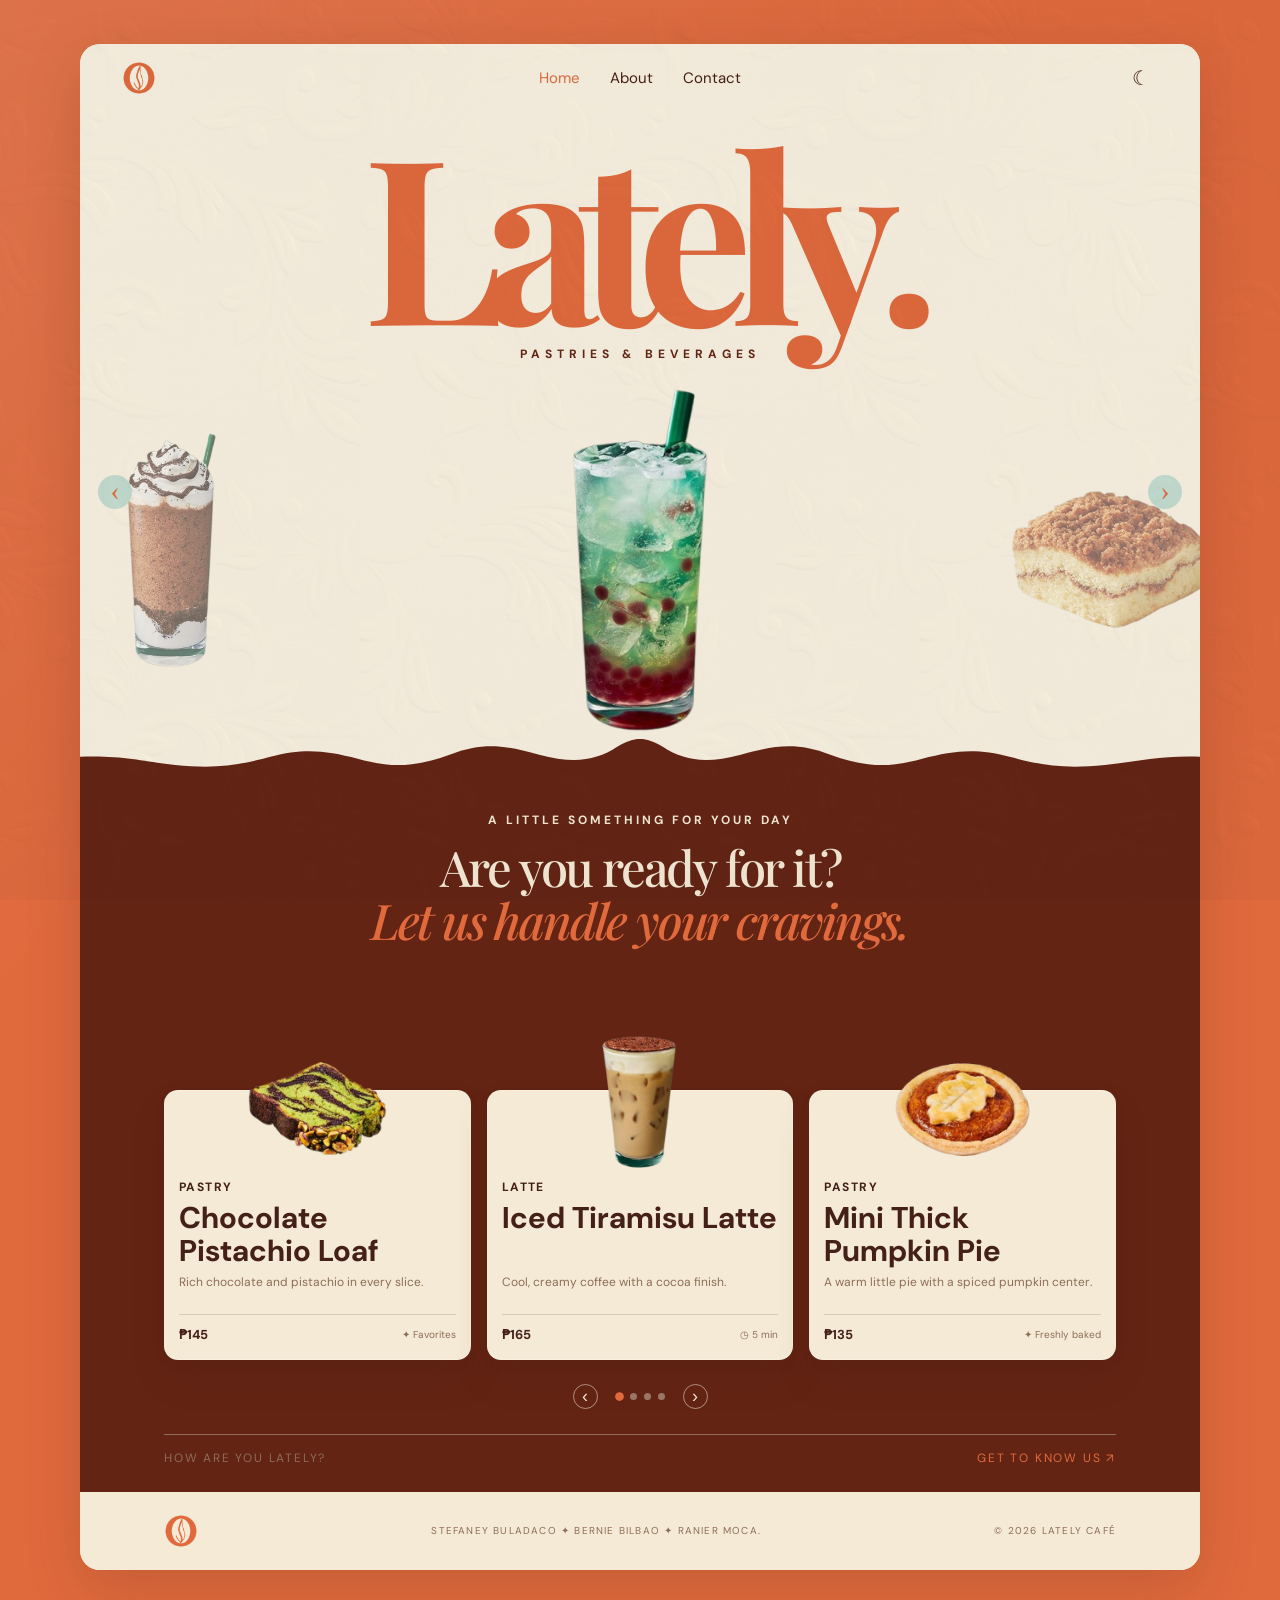
<file: index.html>
<!doctype html>
<html lang="en">
  <head>
    <meta charset="UTF-8" />
    <meta name="viewport" content="width=device-width, initial-scale=1.0" />
    <meta
      name="description"
      content="Lately Café — beverages, pastries, and little moments worth slowing down for."
    />
    <title>Lately Café | Pastries & Beverages</title>
    <link rel="preconnect" href="https://fonts.googleapis.com" />
    <link rel="preconnect" href="https://fonts.gstatic.com" crossorigin />
    <link
      href="https://fonts.googleapis.com/css2?family=DM+Sans:wght@400;500;600;700&family=Playfair+Display:ital,wght@0,500;0,600;0,700;1,500;1,600&display=swap"
      rel="stylesheet"
    />
    <!-- Shared styles + Home page styles -->
    <link rel="stylesheet" href="style.css" />
    <link rel="stylesheet" href="home.css" />
    <!-- Shared script + Home page script -->
    <script src="main.js" defer></script>
    <script src="home.js" defer></script>
  </head>
  <body>
    <main class="site-shell">
      <section class="hero-panel" id="home">
        <header class="site-header">
          <a class="wordmark-small" href="index.html" aria-label="Lately home"
            ><img src="logo.png" alt="Lately logo"
          /></a>
          <nav class="main-nav" id="mainNav" aria-label="Main navigation">
            <a class="active" href="index.html">Home</a>
            <a href="about.html">About</a>
            <a href="contact.html">Contact</a>
          </nav>
          <div class="header-actions">
            <button
              class="theme-toggle"
              type="button"
              aria-label="Switch to dark mode"
              title="Toggle dark/light mode"
            >
              <span class="theme-icon" aria-hidden="true">☾</span>
            </button>
            <button
              class="menu-toggle"
              type="button"
              aria-label="Open navigation"
              aria-expanded="false"
            >
              ☰
            </button>
          </div>
        </header>

        <div class="hero-brand" aria-label="Lately">
          <span class="brand-title">Lately<span>.</span></span>
          <span class="brand-mark">PASTRIES & BEVERAGES</span>
        </div>

        <div
          class="food-stage"
          aria-label="Our coffee and freshly baked treats"
        >
          <div class="stage-image">
            <img
              src="apple-lemonade.png"
              alt="Apple pomegranate lemonade refresher"
            />
          </div>
          <div class="stage-image active">
            <img src="coffee-cake.png" alt="Classic coffee cake" />
          </div>
          <div class="stage-image">
            <img src="matcha-latte.png" alt="Matcha latte" />
          </div>
          <div class="stage-image">
            <img src="chocolate-croissant.png" alt="Chocolate croissant" />
          </div>
          <div class="stage-image">
            <img src="mocha-frappe.png" alt="Mocha cookie crumble frappe" />
          </div>
        </div>
        <a
          class="round-arrow hero-prev"
          href="#home"
          aria-label="Scroll to featured treats"
          >‹</a
        >
        <a
          class="round-arrow hero-next"
          href="#home"
          aria-label="Scroll to featured treats"
          >›</a
        >
      </section>

      <section class="featured-section" id="featured">
        <div class="section-heading">
          <p class="eyebrow">A LITTLE SOMETHING FOR YOUR DAY</p>
          <h1>
            Are you ready for it?<br /><em>Let us handle your cravings.</em>
          </h1>
        </div>
        <div class="product-grid">
          <article class="product-card">
            <div class="product-photo photo-green">
              <img
                src="chocolate-pistachio-loaf.png"
                alt="Chocolate pistachio loaf"
              />
            </div>
            <div class="product-info">
              <span class="product-category">PASTRY</span>
              <h2>Chocolate Pistachio Loaf</h2>
              <p>Rich chocolate and pistachio in every slice.</p>
              <div class="product-meta">
                <span class="price">₱145</span
                ><span class="tiny-note">✦ Favorites</span>
              </div>
            </div>
          </article>
          <article class="product-card">
            <div class="product-photo photo-orange">
              <img src="iced-tiramisu-latte.png" alt="Iced tiramisu latte" />
            </div>
            <div class="product-info">
              <span class="product-category">LATTE</span>
              <h2>Iced Tiramisu Latte</h2>
              <p>Cool, creamy coffee with a cocoa finish.</p>
              <div class="product-meta">
                <span class="price">₱165</span
                ><span class="tiny-note">◷ 5 min</span>
              </div>
            </div>
          </article>
          <article class="product-card">
            <div class="product-photo photo-yellow">
              <img src="mini-pumpkin-pie.png" alt="Mini thick pumpkin pie" />
            </div>
            <div class="product-info">
              <span class="product-category">PASTRY</span>
              <h2>Mini Thick Pumpkin Pie</h2>
              <p>A warm little pie with a spiced pumpkin center.</p>
              <div class="product-meta">
                <span class="price">₱135</span
                ><span class="tiny-note">✦ Freshly baked</span>
              </div>
            </div>
          </article>
        </div>
        <div
          class="carousel-controls"
          aria-label="Featured collection controls"
        >
          <button
            class="carousel-arrow"
            id="prevProducts"
            aria-label="Previous treats"
          >
            ‹
          </button>
          <div class="carousel-dots">
            <button class="dot active" aria-label="Show collection 1"></button
            ><button class="dot" aria-label="Show collection 2"></button
            ><button class="dot" aria-label="Show collection 3"></button
            ><button class="dot" aria-label="Show collection 4"></button>
          </div>
          <button
            class="carousel-arrow"
            id="nextProducts"
            aria-label="Next treats"
          >
            ›
          </button>
        </div>
        <div class="bottom-note">
          <span>HOW ARE YOU LATELY?</span
          ><a href="about.html">GET TO KNOW US ↗</a>
        </div>
      </section>
      <footer class="site-footer">
        <a href="index.html" aria-label="Lately home"
          ><img src="logo.png" alt="Lately logo" /></a
        ><span>STEFANEY BULADACO ✦ BERNIE BILBAO ✦ RANIER MOCA.</span
        ><span>© 2026 LATELY CAFÉ</span>
      </footer>
    </main>
  </body>
</html>
</file>
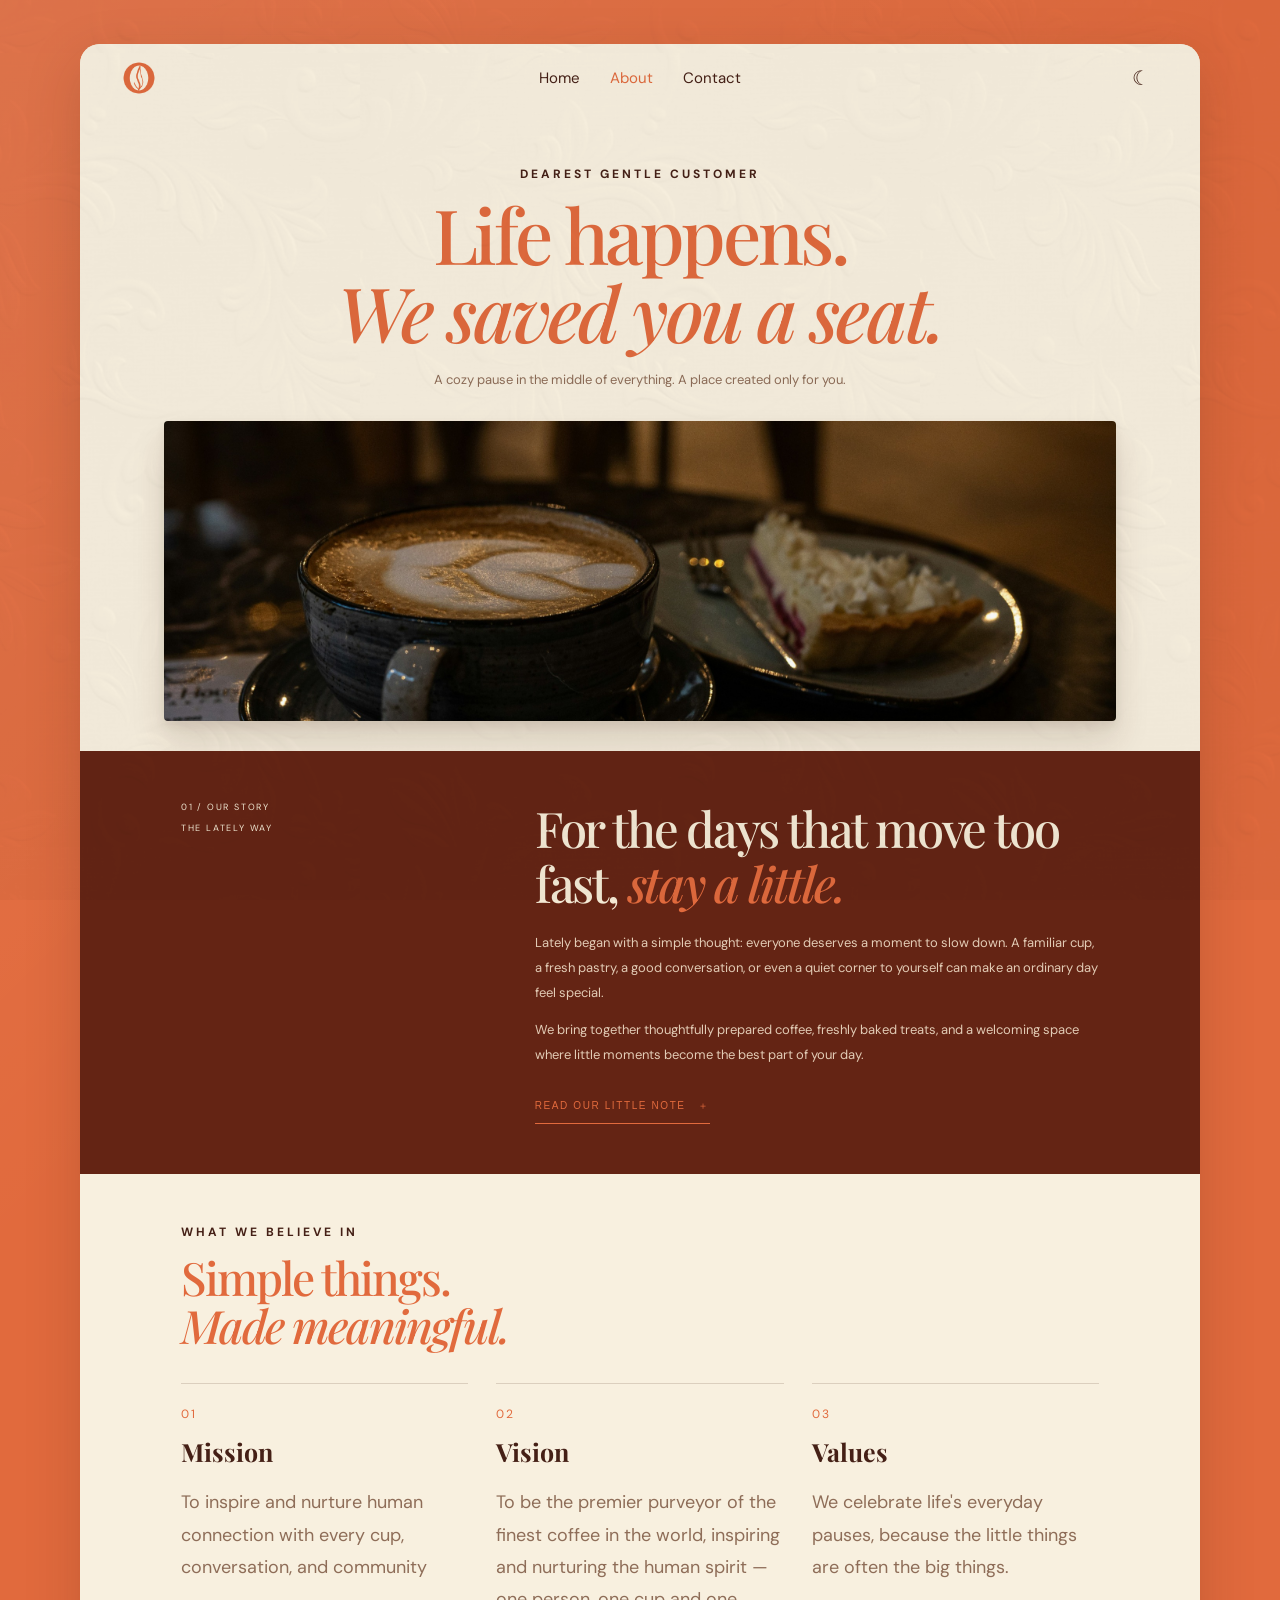
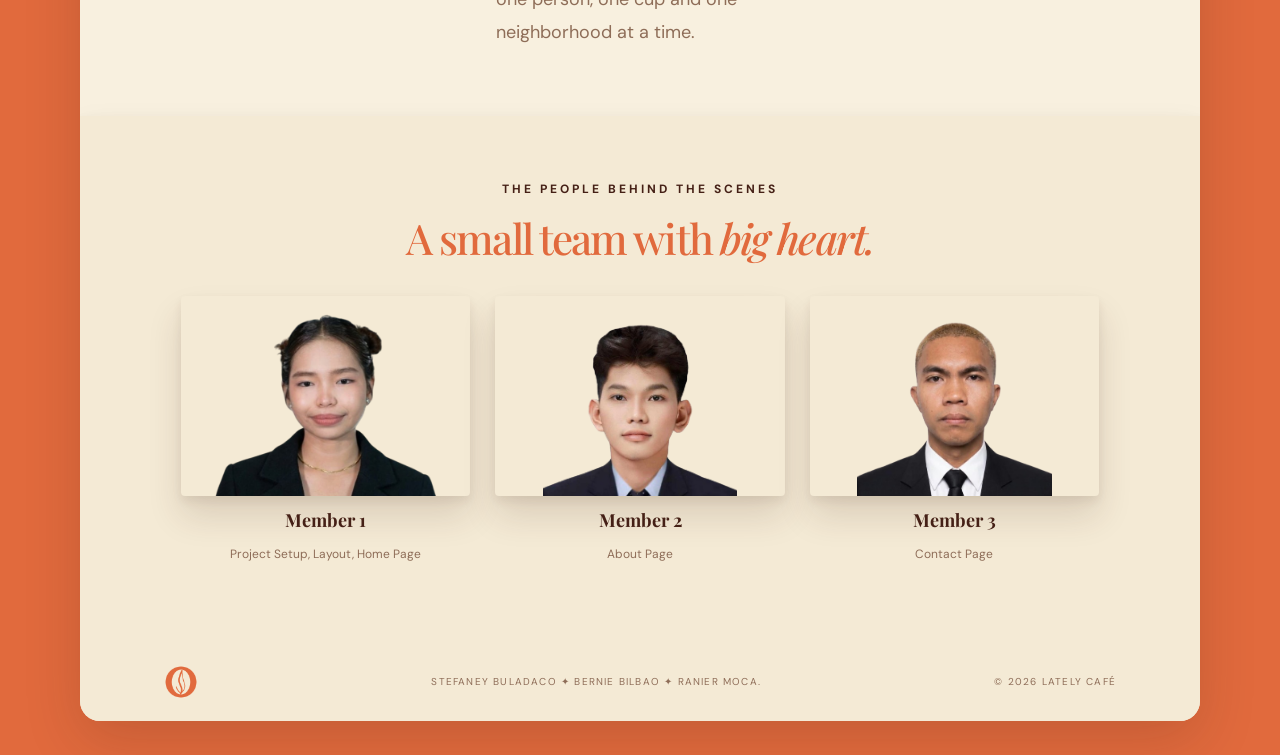
<file: about.html>
<!doctype html>
<html lang="en">
  <head>
    <meta charset="UTF-8" />
    <meta name="viewport" content="width=device-width, initial-scale=1.0" />
    <meta
      name="description"
      content="Get to know the story behind Lately Café."
    />
    <title>About | Lately Café.</title>
    <link rel="preconnect" href="https://fonts.googleapis.com" />
    <link rel="preconnect" href="https://fonts.gstatic.com" crossorigin />
    <link
      href="https://fonts.googleapis.com/css2?family=DM+Sans:wght@400;500;600;700&family=Playfair+Display:ital,wght@0,500;0,600;0,700;1,500;1,600&display=swap"
      rel="stylesheet"
    />
    <!-- Shared styles + About page styles -->
    <link rel="stylesheet" href="style.css" />
    <link rel="stylesheet" href="about.css" />
    <!-- Shared script + About page script -->
    <script src="main.js" defer></script>
    <script src="about.js" defer></script>
  </head>
  <body>
    <main class="site-shell inner-shell">
      <section class="inner-hero">
        <header class="site-header">
          <a class="wordmark-small" href="index.html" aria-label="Lately home"
            ><img src="logo.png" alt="Lately logo"
          /></a>
          <nav class="main-nav" id="mainNav" aria-label="Main navigation">
            <a href="index.html">Home</a
            ><a class="active" href="about.html">About</a
            ><a href="contact.html">Contact</a>
          </nav>
          <div class="header-actions">
            <button
              class="theme-toggle"
              type="button"
              aria-label="Switch to dark mode"
              title="Toggle dark/light mode"
            >
              <span class="theme-icon" aria-hidden="true">☾</span></button
            ><button
              class="menu-toggle"
              type="button"
              aria-label="Open navigation"
              aria-expanded="false"
            >
              ☰
            </button>
          </div>
        </header>
        <div class="inner-title">
          <p class="eyebrow">DEAREST GENTLE CUSTOMER</p>
          <h1>Life happens.<br /><em>We saved you a seat.</em></h1>
          <p class="inner-intro">
            A cozy pause in the middle of everything. A place created only for
            you.
          </p>
        </div>
        <div class="about-image">
          <img
            src="coffee_pastry.jpg"
            alt="Coffee and pastry in a warmly lit café"
          />
        </div>
      </section>
      <section class="story-section">
        <div class="story-label">
          <span>01 / OUR STORY</span><span>THE LATELY WAY</span>
        </div>
        <div class="story-copy">
          <h2>For the days that move too fast, <em>stay a little.</em></h2>
          <p>
            Lately began with a simple thought: everyone deserves a moment to
            slow down. A familiar cup, a fresh pastry, a good conversation, or
            even a quiet corner to yourself can make an ordinary day feel
            special.
          </p>
          <p>
            We bring together thoughtfully prepared coffee, freshly baked
            treats, and a welcoming space where little moments become the best
            part of your day.
          </p>
          <button
            class="text-button read-more-btn"
            type="button"
            aria-expanded="false"
          >
            READ OUR LITTLE NOTE <span>＋</span>
          </button>
          <p class="extra-story" hidden>
            We believe the best café experiences are never rushed. From the
            first pour to the last crumb, every detail is made to feel warm,
            personal, and worth returning for. We hope to be part of your day,
            lately.
          </p>
        </div>
      </section>
      <section class="values-section">
        <div class="section-heading">
          <p class="eyebrow">WHAT WE BELIEVE IN</p>
          <h2>Simple things.<br /><em>Made meaningful.</em></h2>
        </div>
        <div class="values-grid">
          <article>
            <span>01</span>
            <h3>Mission</h3>
            <p>
              To inspire and nurture human connection with every cup,
              conversation, and community
            </p>
          </article>
          <article>
            <span>02</span>
            <h3>Vision</h3>
            <p>
              To be the premier purveyor of the finest coffee in the world,
              inspiring and nurturing the human spirit — one person, one cup and
              one neighborhood at a time.
            </p>
          </article>
          <article>
            <span>03</span>
            <h3>Values</h3>
            <p>
              We celebrate life's everyday pauses, because the little things are
              often the big things.
            </p>
          </article>
        </div>
      </section>
      <section class="team-section">
        <p class="eyebrow">THE PEOPLE BEHIND THE SCENES</p>
        <h2>A small team with <em>big heart.</em></h2>
        <div class="team-grid">
          <article>
            <div class="team-avatar avatar-one">
              <img src="member1-portrait.png" alt="Member 1 portrait" />
            </div>
            <h3>Member 1</h3>
            <p>Project Setup, Layout, Home Page</p>
          </article>
          <article>
            <div class="team-avatar avatar-two">
              <img src="member2-portrait.png" alt="Member 2 portrait" />
            </div>
            <h3>Member 2</h3>
            <p>About Page</p>
          </article>
          <article>
            <div class="team-avatar avatar-three">
              <img src="member3-portrait.png" alt="Member 3 portrait" />
            </div>
            <h3>Member 3</h3>
            <p>Contact Page</p>
          </article>
        </div>
      </section>
      <footer class="site-footer">
        <a href="index.html" aria-label="Lately home"
          ><img src="logo.png" alt="Lately logo" /></a
        ><span>STEFANEY BULADACO ✦ BERNIE BILBAO ✦ RANIER MOCA.</span
        ><span>© 2026 LATELY CAFÉ</span>
      </footer>
    </main>
  </body>
</html>
</file>
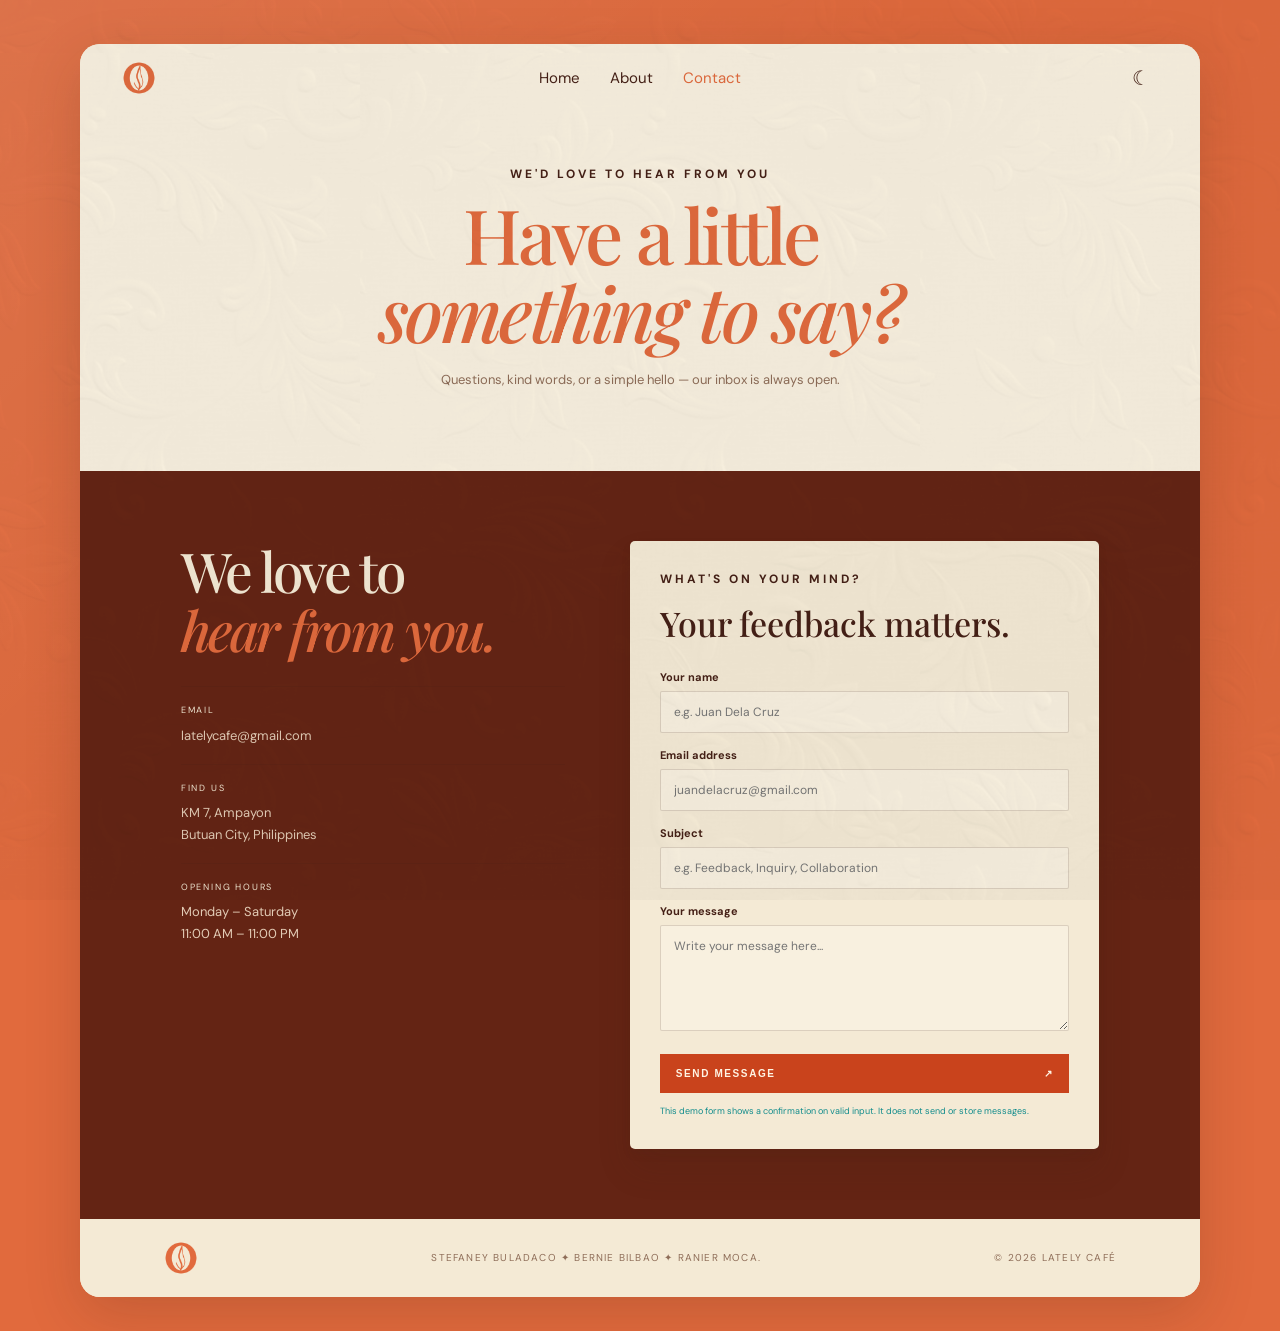
<file: contact.html>
<!doctype html>
<html lang="en">
  <head>
    <meta charset="UTF-8" />
    <meta name="viewport" content="width=device-width, initial-scale=1.0" />
    <meta name="description" content="Get in touch with Lately Café." />
    <title>Contact | Lately Café.</title>
    <link rel="preconnect" href="https://fonts.googleapis.com" />
    <link rel="preconnect" href="https://fonts.gstatic.com" crossorigin />
    <link
      href="https://fonts.googleapis.com/css2?family=DM+Sans:wght@400;500;600;700&family=Playfair+Display:ital,wght@0,500;0,600;0,700;1,500;1,600&display=swap"
      rel="stylesheet"
    />
    <!-- Shared styles + Contact page styles -->
    <link rel="stylesheet" href="style.css" />
    <link rel="stylesheet" href="contact.css" />
    <!-- Shared script + Contact page script -->
    <script src="main.js" defer></script>
    <script src="contact.js" defer></script>
  </head>
  <body>
    <main class="site-shell inner-shell">
      <section class="contact-hero">
        <header class="site-header">
          <a class="wordmark-small" href="index.html" aria-label="Lately home"
            ><img src="logo.png" alt="Lately logo"
          /></a>
          <nav class="main-nav" id="mainNav" aria-label="Main navigation">
            <a href="index.html">Home</a><a href="about.html">About</a
            ><a class="active" href="contact.html">Contact</a>
          </nav>
          <div class="header-actions">
            <button
              class="theme-toggle"
              type="button"
              aria-label="Switch to dark mode"
              title="Toggle dark/light mode"
            >
              <span class="theme-icon" aria-hidden="true">☾</span></button
            ><button
              class="menu-toggle"
              type="button"
              aria-label="Open navigation"
              aria-expanded="false"
            >
              ☰
            </button>
          </div>
        </header>
        <div class="inner-title">
          <p class="eyebrow">WE'D LOVE TO HEAR FROM YOU</p>
          <h1>Have a little<br /><em>something to say?</em></h1>
          <p class="inner-intro">
            Questions, kind words, or a simple hello — our inbox is always open.
          </p>
        </div>
      </section>
      <section class="contact-layout">
        <div class="contact-details">
          <h2>We love to<br /><em>hear from you.</em></h2>
          <div class="detail-item">
            <span>EMAIL</span
            ><a href="mailto:latelycafe@gmail.com">latelycafe@gmail.com</a>
          </div>
          <div class="detail-item">
            <span>FIND US</span>
            <p>KM 7, Ampayon<br />Butuan City, Philippines</p>
          </div>
          <div class="detail-item">
            <span>OPENING HOURS</span>
            <p>Monday – Saturday<br />11:00 AM – 11:00 PM</p>
          </div>
        </div>
        <form class="contact-form" id="contactForm" novalidate>
          <p class="eyebrow">WHAT'S ON YOUR MIND?</p>
          <h2>Your feedback matters.</h2>
          <label for="name">Your name</label
          ><input
            id="name"
            name="name"
            type="text"
            placeholder="e.g. Juan Dela Cruz"
            required
          /><small class="field-error" id="nameError"></small>
          <label for="email">Email address</label
          ><input
            id="email"
            name="email"
            type="email"
            placeholder="juandelacruz@gmail.com"
            required
          /><small class="field-error" id="emailError"></small>
          <label for="subject">Subject</label
          ><input
            id="subject"
            name="subject"
            type="text"
            placeholder="e.g. Feedback, Inquiry, Collaboration"
            required
          /><small class="field-error" id="subjectError"></small>
          <label for="message">Your message</label
          ><textarea
            id="message"
            name="message"
            rows="5"
            placeholder="Write your message here..."
            required
          ></textarea
          ><small class="field-error" id="messageError"></small>
          <button class="submit-button" type="submit">
            SEND MESSAGE <span>↗</span>
          </button>
          <p
            class="form-success"
            id="formSuccess"
            role="status"
            aria-live="polite"
          ></p>
          <p class="form-disclaimer">
            This demo form shows a confirmation on valid input. It does not send
            or store messages.
          </p>
        </form>
      </section>
      <footer class="site-footer">
        <a href="index.html" aria-label="Lately home"
          ><img src="logo.png" alt="Lately logo" /></a
        ><span>STEFANEY BULADACO ✦ BERNIE BILBAO ✦ RANIER MOCA.</span
        ><span>© 2026 LATELY CAFÉ</span>
      </footer>
    </main>
  </body>
</html>
</file>
<file: style.css>
/* =========================================================
   LATELY CAFÉ — SHARED STYLES (loaded on every page)
   Variables, theme, header/nav, footer, texture, inner-page titles.
   Page-specific styles live in home.css / about.css / contact.css
   ========================================================= */

/* ---------- Theme variables ---------- */
:root {
  --outer: #e16a3d;
  --cream: #f4ead5;
  --paper: #f8f0df;
  --ink: #452016;
  --brown: #642414;
  --orange: #e16a3d;
  --muted: #8e6d58;
  --gold: #e16a3d;
  --green: #338c70;
  --line: rgba(69, 32, 22, 0.16);
  --shadow: 0 18px 55px rgba(69, 32, 22, 0.18);
  --card-shadow:
    0 20px 34px rgba(69, 32, 22, 0.14), 0 5px 10px rgba(69, 32, 22, 0.08);
}

body.dark {
  --outer: #21130f;
  --cream: #f4ead5;
  --paper: #33251f;
  --ink: #f1e2cf;
  --brown: #1d120f;
  --orange: #e16a3d;
  --muted: #c7ad98;
  --gold: #e16a3d;
  --green: #5da083;
  --line: rgba(241, 226, 207, 0.18);
  --shadow: 0 18px 55px rgba(0, 0, 0, 0.32);
  --card-shadow:
    0 20px 34px rgba(0, 0, 0, 0.28), 0 5px 10px rgba(0, 0, 0, 0.18);
}

/* ---------- Base ---------- */
* {
  box-sizing: border-box;
}
html {
  scroll-behavior: smooth;
}
body {
  margin: 0;
  background:
    linear-gradient(135deg, rgba(255, 255, 255, 0.08), transparent 35%),
    var(--outer);
  color: var(--ink);
  font-family: "DM Sans", sans-serif;
  transition:
    background 0.25s,
    color 0.25s;
}

/* Monochrome embossed floral texture on every page */
body::before {
  content: "";
  position: fixed;
  inset: 0;
  z-index: 20;
  pointer-events: none;
  background: url("texture.jpg") center / 560px auto repeat;
  filter: grayscale(2) contrast(0.99);
  mix-blend-mode: multiply;
  opacity: 0.1;
}
body.dark::before {
  mix-blend-mode: screen;
  opacity: 0.055;
}

.site-shell {
  width: min(1120px, calc(100% - 64px));
  margin: 44px auto 34px;
  background: var(--cream);
  border-radius: 20px;
  overflow: hidden;
  box-shadow: var(--shadow);
}

/* ---------- Header / navigation ---------- */
.site-header {
  height: 68px;
  padding: 0 42px;
  display: flex;
  align-items: center;
  justify-content: space-between;
  position: relative;
  z-index: 5;
}
.wordmark-small {
  display: flex;
  align-items: center;
  width: 34px;
  height: 34px;
  text-decoration: none;
  background-color: var(--orange);
  -webkit-mask: url("logo.png") center/contain no-repeat;
  mask: url("logo.png") center/contain no-repeat;
}
.wordmark-small img,
.site-footer a img {
  display: none;
}
.main-nav {
  display: flex;
  align-items: center;
  gap: 30px;
}
.main-nav a {
  font-size: 15px;
  text-decoration: none;
  color: var(--ink);
  transition: color 0.2s;
}
.main-nav a:hover,
.main-nav a.active {
  color: var(--orange);
}
.header-actions {
  display: flex;
  align-items: center;
  gap: 12px;
}
.theme-toggle,
.menu-toggle {
  border: 0;
  background: transparent;
  color: var(--ink);
  font-size: 20px;
  cursor: pointer;
  width: 34px;
  height: 34px;
  border-radius: 50%;
  display: grid;
  place-items: center;
}
.theme-toggle:hover,
.menu-toggle:hover {
  background: rgba(17, 140, 140, 0.18);
}
.menu-toggle {
  display: none;
}

/* ---------- Shared type ---------- */
.eyebrow {
  font-size: 12px;
  letter-spacing: 0.25em;
  font-weight: 700;
  margin: 0 0 13px;
  color: var(--ink);
}

/* Inner-page (About / Contact) hero title */
.inner-title {
  text-align: center;
  padding: 54px 20px 30px;
}
.inner-title h1 {
  font-family: "Playfair Display", serif;
  font-weight: 500;
  letter-spacing: -0.045em;
  font-size: clamp(42px, 7vw, 76px);
  line-height: 1.02;
  color: var(--orange);
  margin: 0;
}
.inner-title h1 em {
  font-weight: 500;
  color: var(--orange);
}
.inner-intro {
  max-width: 490px;
  margin: 18px auto 0;
  font-size: 13px;
  line-height: 1.8;
  color: var(--muted);
}
body.dark .inner-intro {
  color: #f1e4ce;
}

/* ---------- Footer ---------- */
.site-footer {
  background: var(--cream);
  padding: 22px 7.5%;
  display: flex;
  align-items: center;
  justify-content: space-between;
  color: var(--muted);
  font-size: 10px;
  letter-spacing: 0.12em;
}
.site-footer a {
  display: flex;
  width: 34px;
  height: 34px;
  background-color: var(--orange);
  -webkit-mask: url("logo.png") center/contain no-repeat;
  mask: url("logo.png") center/contain no-repeat;
}
body.dark .site-footer {
  background: #2f211b;
  color: #d8c7ae;
}

/* ---------- Tablet ---------- */
@media (min-width: 701px) and (max-width: 900px) {
  .site-shell {
    width: calc(100% - 40px);
    margin: 22px auto;
  }
}

/* ---------- Mobile ---------- */
@media (max-width: 700px) {
  .site-shell {
    width: calc(100% - 24px);
    margin: 12px auto 18px;
    border-radius: 13px;
  }
  .site-header {
    height: 58px;
    padding: 0 19px;
  }
  .main-nav {
    display: none;
    position: absolute;
    top: 55px;
    left: 12px;
    right: 12px;
    padding: 16px;
    background: var(--paper);
    box-shadow: 0 10px 25px rgba(14, 105, 115, 0.13);
    border-radius: 8px;
    flex-direction: column;
    gap: 17px;
    align-items: flex-start;
  }
  .main-nav.open {
    display: flex;
  }
  .menu-toggle {
    display: grid;
    font-size: 18px;
  }
  .site-footer {
    padding: 18px;
    gap: 12px;
    flex-wrap: wrap;
    font-size: 7px;
  }
  .site-footer span:nth-child(2) {
    display: none;
  }
  .inner-title {
    padding: 48px 20px 25px;
  }
  .inner-title h1 {
    font-size: 43px;
  }
}
</file>
<file: home.css>
/* =========================================================
   LATELY CAFÉ — HOME PAGE STYLES
   Requires style.css to be loaded first.
   ========================================================= */

/* ---------- Hero ---------- */
.hero-panel {
  position: relative;
  min-height: 680px;
  background: var(--paper);
  overflow: visible;
  z-index: 2;
}
.hero-panel::after {
  content: "";
  position: absolute;
  left: 0;
  right: 0;
  bottom: -10px;
  height: 68px;
  pointer-events: none;
  z-index: 3;
  background: var(--brown);
  -webkit-mask-image: url("data:image/svg+xml,%3Csvg xmlns='http://www.w3.org/2000/svg' viewBox='0 0 1000 100' preserveAspectRatio='none'%3E%3Cpath fill='white' d='M0 60 C40 58 55 67 85 72 C120 78 140 73 170 60 C200 47 220 51 248 63 C278 77 300 75 330 57 C360 38 380 43 410 57 C440 70 460 67 480 45 C495 30 505 30 520 45 C540 67 560 70 590 57 C620 43 640 38 670 57 C700 75 722 77 752 63 C780 51 800 47 830 60 C860 73 880 78 915 72 C945 67 965 58 1000 60V100H0Z'/%3E%3C/svg%3E");
  mask-image: url("data:image/svg+xml,%3Csvg xmlns='http://www.w3.org/2000/svg' viewBox='0 0 1000 100' preserveAspectRatio='none'%3E%3Cpath fill='white' d='M0 60 C40 58 55 67 85 72 C120 78 140 73 170 60 C200 47 220 51 248 63 C278 77 300 75 330 57 C360 38 380 43 410 57 C440 70 460 67 480 45 C495 30 505 30 520 45 C540 67 560 70 590 57 C620 43 640 38 670 57 C700 75 722 77 752 63 C780 51 800 47 830 60 C860 73 880 78 915 72 C945 67 965 58 1000 60V100H0Z'/%3E%3C/svg%3E");
  -webkit-mask-repeat: no-repeat;
  mask-repeat: no-repeat;
  -webkit-mask-size: 100% 100%;
  mask-size: 100% 100%;
}
body.dark .hero-panel::after {
  background: #29392c;
}

.hero-brand {
  text-align: center;
  position: relative;
  z-index: 2;
  padding-top: 10px;
  isolation: isolate;
}
.brand-title {
  display: block;
  font-family: "Playfair Display", serif;
  font-size: clamp(100px, 18vw, 230px);
  line-height: 0.95;
  letter-spacing: -0.095em;
  font-weight: 700;
  color: var(--orange);
}
.brand-title span {
  letter-spacing: -0.1em;
}
.brand-mark {
  display: block;
  font-size: 12px;
  letter-spacing: 0.42em;
  font-weight: 700;
  color: var(--brown);
  margin-top: 5px;
}
body.dark .brand-mark {
  color: var(--gold);
}

/* ---------- Hero image carousel ---------- */
.food-stage {
  height: 320px;
  position: relative;
  display: flex;
  justify-content: center;
  align-items: center;
  margin-top: -2px;
  overflow: visible;
}
.food-stage .stage-image {
  position: absolute;
  inset: auto;
  left: 50%;
  top: 0;
  width: min(410px, 52%);
  height: calc(100% - 55px);
  padding: 0;
  box-sizing: border-box;
  display: grid;
  place-items: center;
  opacity: 0;
  transform: translate(-50%, 0) scale(1);
  transition:
    opacity 0.45s ease,
    transform 0.45s ease;
  z-index: 1;
}
.food-stage .stage-image.active {
  opacity: 1;
  transform: translate(-50%, 0) scale(1);
  z-index: 3;
}
.food-stage .stage-image.stage-prev,
.food-stage .stage-image.stage-next {
  opacity: 0.58;
  z-index: 2;
}
.food-stage .stage-image.stage-prev {
  transform: translate(-150%, 0) scale(0.72);
}
.food-stage .stage-image.stage-next {
  transform: translate(50%, 0) scale(0.72);
}
.food-stage .stage-image img {
  width: 94%;
  height: 94%;
  max-height: 100%;
  object-fit: contain;
  display: block;
}

.round-arrow {
  position: absolute;
  z-index: 4;
  top: 59%;
  width: 34px;
  height: 34px;
  border-radius: 50%;
  display: grid;
  place-items: center;
  text-decoration: none;
  font-family: Georgia, serif;
  font-size: 27px;
  background: rgba(186, 217, 206, 0.85);
  color: var(--orange);
}
.hero-prev {
  left: 18px;
}
.hero-next {
  right: 18px;
}

/* ---------- Featured section ---------- */
.featured-section {
  position: relative;
  isolation: isolate;
  background: var(--brown);
  color: var(--cream);
  padding: 38px 7.5% 26px;
}
body.dark .featured-section {
  background: #29392c;
}
.featured-section .eyebrow {
  color: var(--cream);
}
body.dark .featured-section .eyebrow {
  color: var(--ink);
}
.section-heading {
  text-align: center;
}
.featured-section .section-heading {
  position: relative;
  z-index: 4;
}
.section-heading h1 {
  font-family: "Playfair Display", serif;
  font-weight: 500;
  letter-spacing: -0.045em;
  font-size: clamp(30px, 4.5vw, 49px);
  line-height: 1.08;
  margin: 0 0 28px;
  color: var(--cream);
}
.section-heading h1 em {
  font-weight: 500;
  color: var(--orange);
}
body.dark .section-heading h1,
body.dark .section-heading h1 em {
  color: #f1e4ce;
}

/* ---------- Product cards ---------- */
.product-grid {
  display: grid;
  grid-template-columns: repeat(3, 1fr);
  gap: 16px;
}
.product-card {
  position: relative;
  display: flex;
  flex-direction: column;
  height: 100%;
  min-height: 0;
  min-width: 0;
  background: transparent;
  border: 0;
  border-radius: 0;
  padding: 10px;
  color: var(--ink);
  transition:
    transform 0.25s,
    box-shadow 0.25s;
}
.product-card::before {
  content: "";
  position: absolute;
  inset: 115px 0 0;
  background: var(--cream);
  border: 1px solid rgba(255, 255, 255, 0.22);
  border-radius: 14px;
  box-shadow: var(--card-shadow);
  z-index: 0;
}
.product-card:hover {
  transform: translateY(-5px);
  box-shadow: none;
}
body.dark .product-card {
  color: #452016;
}
body.dark .product-card::before {
  background: #f0e3ce;
}

.product-photo {
  position: relative;
  flex: 0 0 185px;
  height: 185px;
  min-height: 185px;
  border-radius: 9px;
  display: grid;
  place-items: center;
  overflow: visible;
  isolation: isolate;
  z-index: 1;
}
.product-photo img {
  position: relative;
  inset: auto;
  display: block;
  width: 100%;
  height: 100%;
  max-width: 100%;
  max-height: 100%;
  object-fit: contain;
  object-position: center;
  padding: 5px;
  transform: scale(1.08);
  transform-origin: center;
  transition: transform 0.35s ease;
}
@media (min-width: 701px) {
  .product-photo img {
    width: 85%;
    height: 85%;
  }
}
.product-card:hover .product-photo img {
  transform: scale(1.13);
}

.product-info {
  position: relative;
  z-index: 2;
  flex: 1 1 auto;
  min-width: 0;
  display: flex;
  flex-direction: column;
  background: transparent;
  padding: 10px 5px 5px;
}
.product-category {
  display: block;
  min-height: 10px;
  font-size: 12px;
  line-height: 1.25;
  letter-spacing: 0.12em;
  font-weight: 700;
  color: var(--ink);
}
.product-info h2 {
  display: flex;
  align-items: flex-start;
  min-height: 2.2em;
  font-family: "DM Sans", sans-serif;
  font-size: 30px;
  font-weight: 700;
  line-height: 1.1;
  margin: 6px 0;
  color: var(--ink);
}
.product-info p {
  min-height: 3em;
  font-size: 12px;
  line-height: 1.5;
  color: var(--muted);
  margin: 0 0 5px;
}
.product-meta {
  display: flex;
  justify-content: space-between;
  align-items: center;
  margin-top: auto;
  min-height: 31px;
  flex-shrink: 0;
  border-top: 1px solid var(--line);
  padding-top: 9px;
}
.price {
  font-size: 13px;
  font-weight: 700;
  color: var(--ink);
}
.tiny-note {
  font-size: 10px;
  color: var(--muted);
}
body.dark .product-info h2,
body.dark .price {
  color: #452016;
}
body.dark .product-info p,
body.dark .tiny-note {
  color: #806653;
}

/* ---------- Carousel controls ---------- */
.carousel-controls {
  display: flex;
  align-items: center;
  justify-content: center;
  gap: 18px;
  margin: 24px 0 25px;
}
.carousel-arrow {
  width: 25px;
  height: 25px;
  border: 1px solid rgba(244, 234, 213, 0.55);
  border-radius: 50%;
  background: transparent;
  color: var(--cream);
  font-size: 18px;
  cursor: pointer;
}
.carousel-dots {
  display: flex;
  gap: 7px;
}
.dot {
  width: 7px;
  height: 7px;
  padding: 0;
  border: 0;
  border-radius: 50%;
  background: #9e7869;
  cursor: pointer;
}
.dot.active {
  background: var(--orange);
  transform: scale(1.25);
}
.bottom-note {
  display: flex;
  justify-content: space-between;
  align-items: center;
  border-top: 1px solid var(--muted);
  padding-top: 15px;
  font-size: 12px;
  letter-spacing: 0.15em;
  color: var(--muted);
}
.bottom-note a {
  color: var(--orange);
  text-decoration: none;
}

/* ---------- Large screens ---------- */
@media (min-width: 1000px) {
  .hero-panel {
    min-height: 730px;
  }
  .food-stage {
    height: 355px;
  }
  .food-stage .stage-image {
    width: 470px;
  }
}

/* ---------- Tablet ---------- */
@media (min-width: 701px) and (max-width: 900px) {
  .product-info h2 {
    font-size: 15px;
  }
}

/* ---------- Mobile ---------- */
@media (max-width: 700px) {
  .brand-title {
    font-size: clamp(86px, 19vw, 140px);
  }
  .brand-mark {
    font-size: 8px;
  }
  .hero-panel {
    min-height: 560px;
  }
  .food-stage {
    height: 260px;
    margin-top: 12px;
  }
  .food-stage .stage-image {
    width: 350px;
  }
  .round-arrow {
    top: 58%;
    width: 28px;
    height: 28px;
  }
  .featured-section {
    padding: 32px 18px 22px;
  }
  .section-heading h1 {
    font-size: 32px;
  }
  .product-grid {
    grid-template-columns: 1fr;
    gap: 13px;
  }
  .product-card {
    display: grid;
    grid-template-columns: 42% minmax(0, 1fr);
    gap: 12px;
    align-items: stretch;
    height: auto;
    min-height: 0;
    padding: 10px;
    border-radius: 14px;
  }
  .product-card::before {
    display: none;
  }
  .product-photo {
    flex: initial;
    height: 170px;
    min-height: 170px;
  }
  .product-photo img {
    width: 100%;
    height: 100%;
    padding: 3px;
    transform: scale(1.04);
  }
  .product-card:hover .product-photo img {
    transform: scale(1.08);
  }
  .product-info {
    padding: 8px 5px;
    background: #f4ead5;
  }
  .product-info h2 {
    display: block;
    min-height: 0;
    font-size: 16px;
  }
  .product-info p {
    min-height: 0;
    font-size: 10px;
  }
  .bottom-note {
    font-size: 7px;
    letter-spacing: 0.08em;
  }
}
</file>
<file: about.css>
/* =========================================================
   LATELY CAFÉ — ABOUT PAGE STYLES
   Requires style.css to be loaded first.
   ========================================================= */

/* ---------- Hero ---------- */
.inner-hero {
  background: var(--paper);
  padding-bottom: 30px;
}
.about-image {
  height: 300px;
  margin: 0 7.5%;
  overflow: hidden;
  border-radius: 4px;
  box-shadow: var(--card-shadow);
}
.about-image img {
  width: 100%;
  height: 100%;
  object-fit: cover;
}

/* ---------- Our story ---------- */
.story-section {
  display: grid;
  grid-template-columns: 0.7fr 1.3fr;
  gap: 50px;
  padding: 50px 9%;
  background: var(--brown);
  color: var(--cream);
}
body.dark .story-section {
  background: #29392c;
}
.story-label {
  display: flex;
  flex-direction: column;
  gap: 9px;
  font-size: 9px;
  letter-spacing: 0.2em;
  color: var(--cream);
}
body.dark .story-label {
  color: #f1e4ce;
}
.story-copy h2 {
  font-family: "Playfair Display", serif;
  font-weight: 500;
  letter-spacing: -0.045em;
  font-size: clamp(32px, 4vw, 49px);
  line-height: 1.12;
  margin: 0 0 20px;
  color: var(--cream);
}
.story-copy h2 em {
  font-weight: 500;
  color: var(--orange);
}
body.dark .story-copy h2,
body.dark .story-copy h2 em {
  color: #f1e4ce;
}
.story-copy p {
  font-size: 13px;
  line-height: 1.9;
  color: #e2cbb5;
  max-width: 650px;
}
body.dark .story-copy p {
  color: #bad9ce;
}
.text-button {
  border: 0;
  border-bottom: 1px solid var(--orange);
  background: none;
  color: var(--orange);
  padding: 10px 0;
  font-size: 10px;
  letter-spacing: 0.16em;
  cursor: pointer;
  margin-top: 8px;
}
.text-button span {
  padding-left: 8px;
}
.extra-story {
  padding: 12px 15px;
  border-left: 2px solid var(--orange);
  background: rgba(225, 106, 61, 0.07);
}

/* ---------- Mission / Vision / Values ---------- */
.values-section {
  padding: 50px 9%;
  background: var(--paper);
}
body.dark .values-section {
  background: #38271f;
}
.values-section .section-heading {
  text-align: left;
}
.values-section .section-heading h2 {
  font-family: "Playfair Display", serif;
  font-weight: 500;
  letter-spacing: -0.045em;
  font-size: 46px;
  line-height: 1.05;
  color: var(--orange);
  margin: 0 0 34px;
}
.values-section .section-heading h2 em {
  font-weight: 500;
  color: var(--orange);
}
.values-grid {
  display: grid;
  grid-template-columns: repeat(3, 1fr);
  gap: 28px;
}
.values-grid article {
  border-top: 1px solid var(--line);
  padding-top: 18px;
}
.values-grid article span {
  font-size: 12px;
  color: var(--orange);
  letter-spacing: 0.15em;
}
.values-grid h3,
.team-grid h3 {
  font-family: "Playfair Display", serif;
  font-size: 25px;
  margin: 12px 0 8px;
}
.values-grid p {
  font-size: 18px;
  line-height: 1.8;
  color: var(--muted);
}
body.dark .values-grid p {
  color: #f1e4ce;
}

/* ---------- Team ---------- */
.team-section {
  padding: 65px 9%;
  background: var(--cream);
  text-align: center;
  box-shadow: var(--card-shadow);
}
body.dark .team-section {
  background: #2f211b;
}
.team-section h2 {
  font-family: "Playfair Display", serif;
  font-weight: 500;
  letter-spacing: -0.045em;
  font-size: 42px;
  margin: 0 0 30px;
  color: var(--orange);
}
.team-section h2 em {
  font-weight: 500;
  color: var(--orange);
}
.team-grid {
  display: grid;
  grid-template-columns: repeat(3, 1fr);
  gap: 25px;
}
.team-grid h3 {
  font-size: 18px;
}
.team-grid p {
  font-size: 12px;
  line-height: 1.8;
  color: var(--muted);
}
body.dark .team-grid p {
  color: #f1e4ce;
}
.team-avatar {
  width: 100%;
  height: 200px;
  display: grid;
  place-items: center;
  border-radius: 4px;
  overflow: hidden;
  box-shadow: var(--card-shadow);
}
.team-grid .team-avatar {
  background: #f4ead5;
}
body.dark .team-grid .team-avatar {
  background: #2f211b;
}
.team-avatar img {
  width: 82%;
  height: 82%;
  object-fit: contain;
  object-position: center top;
}
.team-grid .avatar-one img {
  width: 82%;
  height: 100%;
  object-position: center center;
  transform: translateY(10px);
}
.avatar-two img {
  transform: translateY(-56px);
}
.avatar-three img {
  transform: translateY(-12px);
}

/* ---------- Mobile ---------- */
@media (max-width: 700px) {
  .about-image {
    height: 210px;
    margin: 0 18px;
  }
  .story-section {
    grid-template-columns: 1fr;
    gap: 25px;
    padding: 48px 25px;
  }
  .values-section,
  .team-section {
    padding: 48px 25px;
  }
  .values-section .section-heading h2,
  .team-section h2 {
    font-size: 36px;
  }
  .values-grid,
  .team-grid {
    grid-template-columns: 1fr;
    gap: 22px;
  }
}
</file>
<file: contact.css>
/* =========================================================
   LATELY CAFÉ — CONTACT PAGE STYLES
   Requires style.css to be loaded first.
   ========================================================= */

/* ---------- Hero ---------- */
.contact-hero {
  background: var(--paper);
  padding-bottom: 20px;
}
.contact-hero .inner-title {
  padding-bottom: 60px;
}

/* ---------- Layout ---------- */
.contact-layout {
  display: grid;
  grid-template-columns: 0.9fr 1.1fr;
  gap: 65px;
  padding: 70px 9%;
  align-items: start;
  background: var(--brown);
  color: var(--cream);
}
body.dark .contact-layout {
  background: #29392c;
}

/* ---------- Contact details ---------- */
.contact-details {
  display: flex;
  flex-direction: column;
}
.contact-details h2 {
  font-family: "Playfair Display", serif;
  font-weight: 500;
  letter-spacing: -0.045em;
  font-size: clamp(36px, 5vw, 55px);
  line-height: 1.06;
  margin: 0 0 28px;
  color: var(--cream);
}
.contact-details h2 em {
  font-weight: 500;
  color: var(--orange);
}
body.dark .contact-details h2 {
  color: #f1e4ce;
}
.detail-item {
  border-top: 1px solid var(--line);
  padding: 17px 0;
}
.detail-item span {
  display: block;
  font-size: 9px;
  letter-spacing: 0.2em;
  color: var(--cream);
  margin-bottom: 8px;
}
body.dark .detail-item span {
  color: #f1e4ce;
}
.detail-item p,
.detail-item a {
  font-size: 13px;
  line-height: 1.7;
  color: #e2cbb5;
  text-decoration: none;
  margin: 0;
}

/* ---------- Form ---------- */
.contact-form {
  background: var(--cream);
  color: var(--ink);
  padding: 30px;
  border-radius: 5px;
  box-shadow: var(--card-shadow);
}
body.dark .contact-form {
  background: #f0e3ce;
  color: #452016;
}
body.dark .contact-form .eyebrow {
  color: #452016;
}
.contact-form h2 {
  font-family: "Playfair Display", serif;
  font-size: 34px;
  font-weight: 500;
  margin: 0 0 24px;
}
.contact-form label {
  display: block;
  font-size: 11px;
  font-weight: 700;
  margin: 15px 0 7px;
}
.contact-form input,
.contact-form textarea {
  width: 100%;
  border: 1px solid var(--line);
  background: var(--paper);
  padding: 12px 13px;
  font:
    12px "DM Sans",
    sans-serif;
  color: var(--ink);
  border-radius: 2px;
  outline: none;
  resize: vertical;
}
.contact-form input.invalid,
.contact-form textarea.invalid {
  border-color: #bf820f;
}
.contact-form input:focus,
.contact-form textarea:focus {
  border-color: var(--orange);
  box-shadow: 0 0 0 2px rgba(225, 106, 61, 0.16);
}
body.dark .contact-form input,
body.dark .contact-form textarea {
  background: #f8f0df;
  border-color: #d8c5ad;
}
.field-error {
  display: block;
  min-height: 0;
  color: #b52d24;
  font-size: 10px;
  margin-top: 4px;
}
.submit-button {
  width: 100%;
  display: flex;
  justify-content: space-between;
  align-items: center;
  background: #c9431c;
  color: #fff4e4;
  border: 0;
  padding: 14px 16px;
  margin-top: 18px;
  font-size: 10px;
  font-weight: 700;
  letter-spacing: 0.16em;
  cursor: pointer;
}
.submit-button:hover {
  background: #a93213;
}
.form-success {
  font-size: 12px;
  color: #287456;
  line-height: 1.5;
}
.form-disclaimer {
  font-size: 9px;
  line-height: 1.5;
  color: #118c8c;
  margin-bottom: 0;
}

/* ---------- Tablet ---------- */
@media (min-width: 701px) and (max-width: 900px) {
  .contact-layout {
    gap: 30px;
    padding: 55px 6%;
  }
}

/* ---------- Mobile ---------- */
@media (max-width: 700px) {
  .contact-hero .inner-title {
    padding-bottom: 42px;
  }
  .contact-layout {
    grid-template-columns: 1fr;
    gap: 35px;
    padding: 45px 22px;
  }
  .contact-details h2 {
    margin-bottom: 25px;
  }
  .contact-form {
    padding: 22px;
  }
}
</file>
